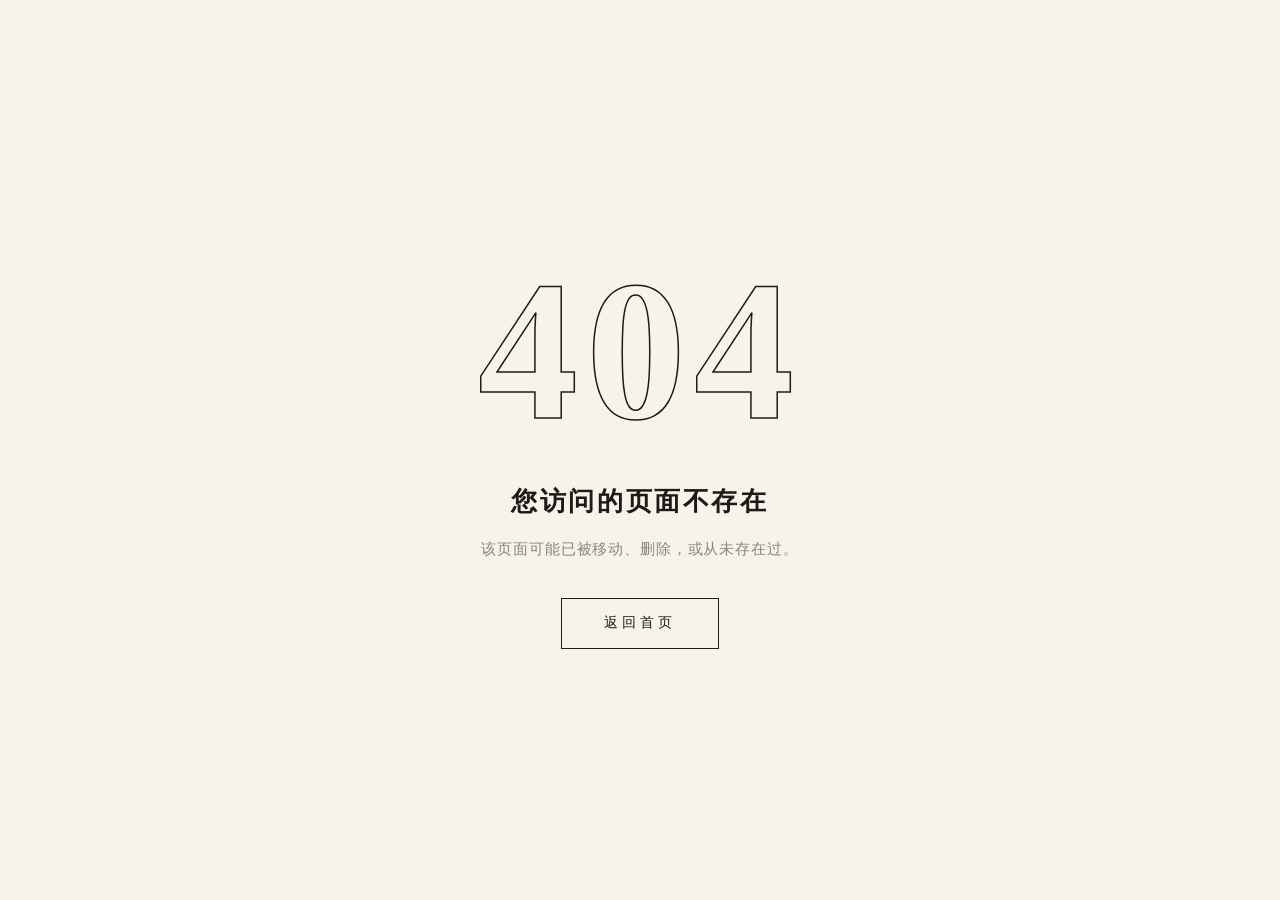
<file: admin.html>
<!DOCTYPE html>
<html lang="zh-CN">
<head>
<meta charset="utf-8">
<meta name="viewport" content="width=device-width, initial-scale=1.0">
<title>404 · 恒序基金会</title>
<link rel="icon" href="assets/favicon.svg" type="image/svg+xml">
<link rel="stylesheet" href="assets/style.css">
<link rel="stylesheet" href="assets/bbs.css">
</head>
<body>

<!-- 未授权伪装 404（与 bbs.html 同款 markup） -->
<div class="page-404" id="page404">
  <div>
    <div class="code">404</div>
    <h2>您访问的页面不存在</h2>
    <p>该页面可能已被移动、删除，或从未存在过。</p>
    <a class="home-link" href="index.html">返回首页</a>
  </div>
</div>

<!-- 管理员后台根节点：默认空。非管理员访问时，账号管理 DOM 一个字节都不渲染 -->
<div id="bbs">
  <div class="crt-overlay"></div>
  <div class="crt-vignette"></div>
  <div class="admin-main" id="adminRoot"></div>
</div>

<div class="oc-disclaimer-bbs">OC 创作虚构内容 · 本站所有组织、人物、数据均为虚构，不代表任何真实机构，不接受任何实际捐赠</div>

<script src="assets/bbs-data.js"></script>
<script src="assets/auth.js"></script>
<script>
(function(){
'use strict';
/* 门禁：加载即同步校验会话。非管理员 → 只显示伪装 404，标题保持 404 骗过旁观者 */
var u = (window.AUTH && AUTH.currentUser) ? AUTH.currentUser() : null;
if(!u || u.admin !== true){   // #bbs 默认 display:none，只显示伪装 404
  document.getElementById('page404').classList.add('on');
  return;
}

document.title = 'MSB-ADMIN';
var bbsEl = document.getElementById('bbs');
bbsEl.classList.add('on');
document.getElementById('page404').classList.remove('on');

var root = document.getElementById('adminRoot');

function esc(s){ return String(s).replace(/</g,'&lt;'); }

/* 铁律：渲染前清空容器 */
function render(){
  root.innerHTML = '';
  var html = '';
  html += '<div class="admin-title">万界稳定局 · 账号管理终端</div>';
  html += '<div class="admin-sub">ACCOUNT REGISTRY — ' + esc(u.name) + ' · ' + esc(u.role) + ' · 权限 ' + esc(u.level) + '</div>';
  html += '<div style="margin-bottom:18px"><button class="t-btn" id="backBbs">[ &lt;&lt; 返回论坛 ]</button></div>';

  /* 账号表 */
  var list = AUTH.listAccounts();
  html += '<div class="admin-table"><div class="admin-row head">' +
    '<span>账号</span><span>姓名</span><span>职务</span><span>权限</span><span>来源</span><span>操作</span></div>';
  list.forEach(function(a){
    html += '<div class="admin-row">' +
      '<span>' + esc(a.id) + '</span>' +
      '<span>' + esc(a.name) + '</span>' +
      '<span>' + esc(a.role) + '</span>' +
      '<span class="lv-cell">[' + esc(a.level) + ']</span>' +
      '<span class="' + (a.source === '新增' ? 'src-added' : 'src-builtin') + '">' + esc(a.source) + '</span>' +
      '<span>' + (a.admin ? '<span style="color:#0FA962">—</span>'
                          : '<button class="mini-btn danger" data-del="' + esc(a.id) + '">[ 删除 ]</button>') + '</span>' +
    '</div>';
  });
  html += '</div>';

  /* 添加账号表单 */
  html += '<div class="admin-form"><div class="af-title">[ + 新增账号 ]</div>' +
    '<input type="text" id="afId" maxlength="16" placeholder="用户名（小写字母开头，可含数字/下划线）" autocomplete="off">' +
    '<input type="text" id="afName" maxlength="12" placeholder="姓名">' +
    '<input type="text" id="afRole" maxlength="24" placeholder="职务">' +
    '<select id="afLevel"><option>L1</option><option>L2</option><option>L3</option><option>L4</option><option>L5</option></select>' +
    '<input type="password" id="afPass" placeholder="初始密码（至少 6 位，PBKDF2 哈希存储）" autocomplete="new-password">' +
    '<div class="admin-msg" id="afMsg"></div>' +
    '<div class="composer-actions"><button class="t-btn primary" id="afAdd">[ 添加账号 ]</button></div>' +
  '</div>';

  root.innerHTML = html;

  document.getElementById('backBbs').addEventListener('click', function(){ location.href = 'bbs.html'; });
  document.getElementById('afAdd').addEventListener('click', onAdd);
  var dels = root.querySelectorAll('[data-del]');
  for(var i=0;i<dels.length;i++){
    dels[i].addEventListener('click', function(){ onDel(this.getAttribute('data-del')); });
  }
}

/* 终端风确认弹窗（与 bbs.js 同款） */
function termConfirm(msg, onOk){
  var old = document.querySelector('.term-confirm-mask');
  if(old) old.parentNode.removeChild(old);
  var mask = document.createElement('div');
  mask.className = 'term-confirm-mask';
  mask.innerHTML = '<div class="term-confirm"><div class="tc-msg">' + msg + '</div>' +
    '<div class="tc-actions"><button class="mini-btn danger" data-tc="ok">[ 确认删除 ]</button>' +
    '<button class="mini-btn" data-tc="no">[ 取消 ]</button></div></div>';
  document.body.appendChild(mask);
  function close(){ if(mask.parentNode) mask.parentNode.removeChild(mask); }
  mask.querySelector('[data-tc="ok"]').addEventListener('click', function(){ close(); onOk(); });
  mask.querySelector('[data-tc="no"]').addEventListener('click', close);
  mask.addEventListener('click', function(e){ if(e.target === mask) close(); });
}

function onAdd(){
  var msg = document.getElementById('afMsg');
  msg.textContent = '';
  AUTH.addAccount(document.getElementById('afId').value, {
    name: document.getElementById('afName').value.trim(),
    role: document.getElementById('afRole').value.trim(),
    level: document.getElementById('afLevel').value,
    pass: document.getElementById('afPass').value
  }).then(function(){
    render();   // 写覆盖层后清容器即时重渲染
    var m2 = document.getElementById('afMsg');
    if(m2) m2.textContent = '账号已添加。';
  }).catch(function(e){
    msg.textContent = '✕ ' + (e && e.message ? e.message : '添加失败');
  });
}

function onDel(id){
  if(id === ADMIN.id){ return; }   // 禁止删 ADMIN 自己（按钮本就不渲染，双保险）
  termConfirm('确认删除账号「' + esc(id) + '」？内置账号将进入移除覆盖层。', function(){
    AUTH.removeAccount(id).then(render).catch(function(e){ alert(e.message || '删除失败'); });
  });
}

render();
})();
</script>
</body>
</html>

<!-- ============================================================
  OC 免责声明：本页面为原创角色（OC）创作项目的虚构网站组成部分。
  恒序基金会、万界稳定局及站内所有数据、人物、组织、事件均为虚构，
  不代表任何真实机构，亦不接受任何实际捐赠。仅供创作交流与非商业演示。
============================================================ -->
</file>
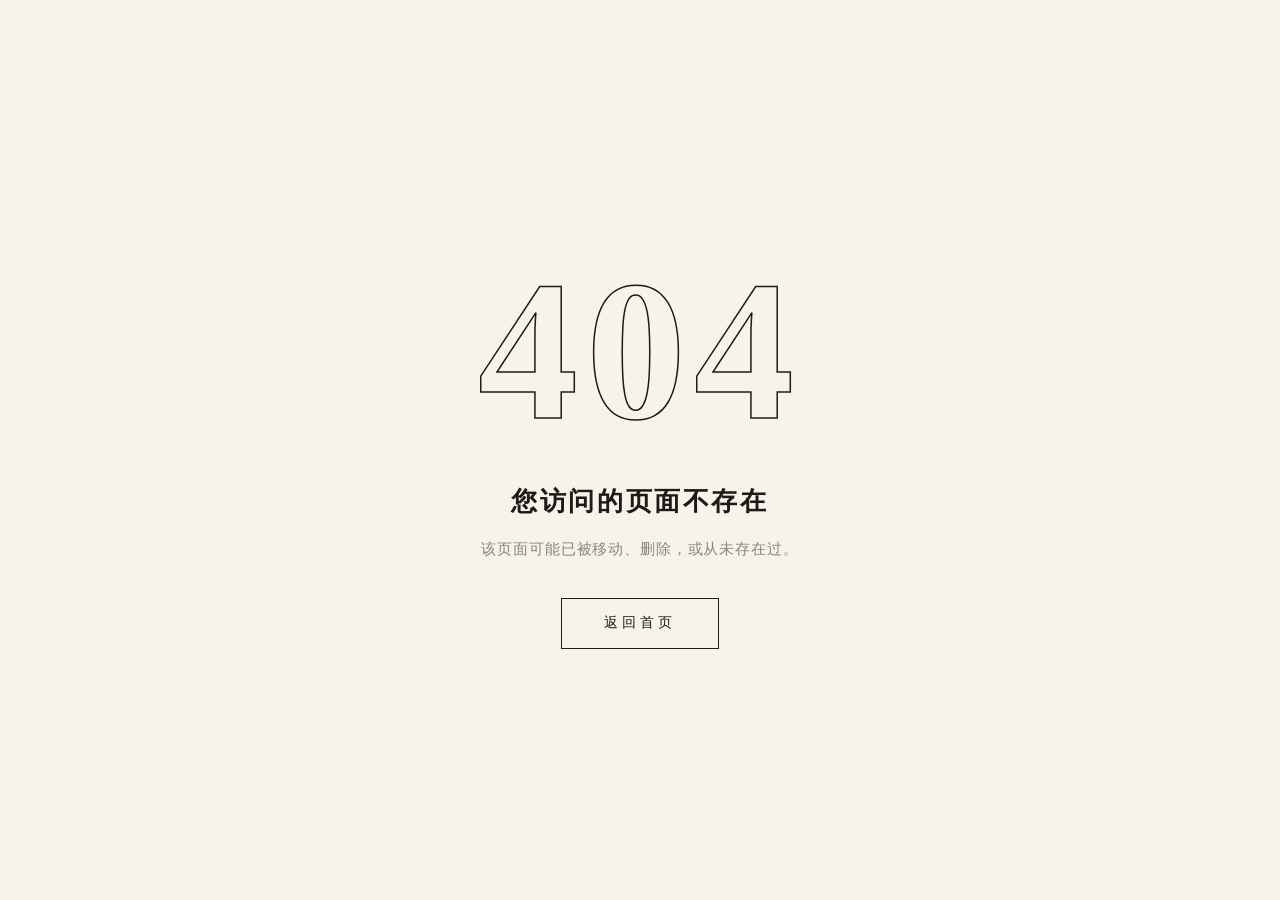
<file: bbs.html>
<!DOCTYPE html>
<html lang="zh-CN">
<head>
<meta charset="utf-8">
<meta name="viewport" content="width=device-width, initial-scale=1.0">
<title>404 · 恒序基金会</title>
<link rel="icon" href="assets/favicon.svg" type="image/svg+xml">
<link rel="stylesheet" href="assets/style.css">
<link rel="stylesheet" href="assets/bbs.css">
</head>
<body>

<!-- 未登录伪装 404（沿用旧 433–440 行 markup） -->
<div class="page-404" id="page404">
  <div>
    <div class="code">404</div>
    <h2>您访问的页面不存在</h2>
    <p>该页面可能已被移动、删除，或从未存在过。</p>
    <a class="home-link" href="index.html">返回首页</a>
  </div>
</div>

<!-- ================= 里页面：万界稳定局内网 BBS ================= -->
<div id="bbs">
  <div class="crt-overlay"></div>
  <div class="crt-vignette"></div>

  <!-- 启动序列 -->
  <div class="boot" id="boot" style="display:none"><pre id="bootText"></pre><span class="cursor" id="bootCursor">█</span></div>

  <!-- 论坛主体 -->
  <div class="bbs-main" id="bbsMain" style="display:none">
    <header class="bbs-head">
      <div class="bbs-title">
        <div class="bbs-logo">万界稳定局 · 内部通讯网络</div>
        <div class="bbs-sub">MULTIVERSE STABILITY BUREAU — INTRANET BULLETIN SYSTEM v3.7.1</div>
      </div>
      <div class="bbs-status">
        <div id="whoLine">—</div>
        <div class="dR-ticker" id="dRTicker">全域 ΔR 均值 0.31 ▲ 缓升中</div>
        <button class="logout-btn" id="logoutBtn">[ 断开连接 ]</button>
      </div>
    </header>
    <div class="bbs-rule">※ 本网络全程处于认知防火墙监控之下。观测即污染，请按权限阅读。 ※</div>

    <div class="bbs-body">
      <!-- 版块列表 -->
      <aside class="boards" id="boardList"></aside>

      <!-- 内容区 -->
      <section class="bbs-content">
        <div class="content-bar">
          <span id="crumb">载入中…</span>
          <button class="t-btn" id="newThreadBtn" style="display:none">[ + 发布新帖 ]</button>
        </div>
        <div id="threadList"></div>
        <div class="pager" id="pager"></div>
        <div id="threadView" style="display:none"></div>

        <!-- 发帖/回帖表单 -->
        <div class="composer" id="composer" style="display:none">
          <div class="composer-head" id="composerTitle">发布新帖</div>
          <input type="text" id="postTitle" maxlength="60" placeholder="标题（必填）">
          <textarea id="postBody" rows="6" placeholder="正文……请注意：本板禁止写入未分级的高危知识。"></textarea>
          <div class="composer-actions">
            <button class="t-btn primary" id="postSubmit">[ 提交 ]</button>
            <button class="t-btn" id="postCancel">[ 取消 ]</button>
          </div>
        </div>
      </section>
    </div>

    <footer class="bbs-foot">
      <span>万界稳定局 中央总署 · 档案与认知安全总署 联合维护</span>
      <span>连接节点：第七观测站 中继 03 · 延迟 0.00ms（本地）</span>
    </footer>
    <div class="oc-disclaimer-bbs">OC 创作虚构内容 · 本站所有组织、人物、数据均为虚构，不代表任何真实机构，不接受任何实际捐赠</div>
  </div>
</div>

<script src="assets/bbs-data.js"></script>
<script src="assets/bbs.js"></script>
</body>
</html>

<!-- ============================================================
  OC 免责声明：本页面为原创角色（OC）创作项目的虚构网站组成部分。
  恒序基金会、万界稳定局及站内所有数据、人物、组织、事件均为虚构，
  不代表任何真实机构，亦不接受任何实际捐赠。仅供创作交流与非商业演示。
============================================================ -->
</file>
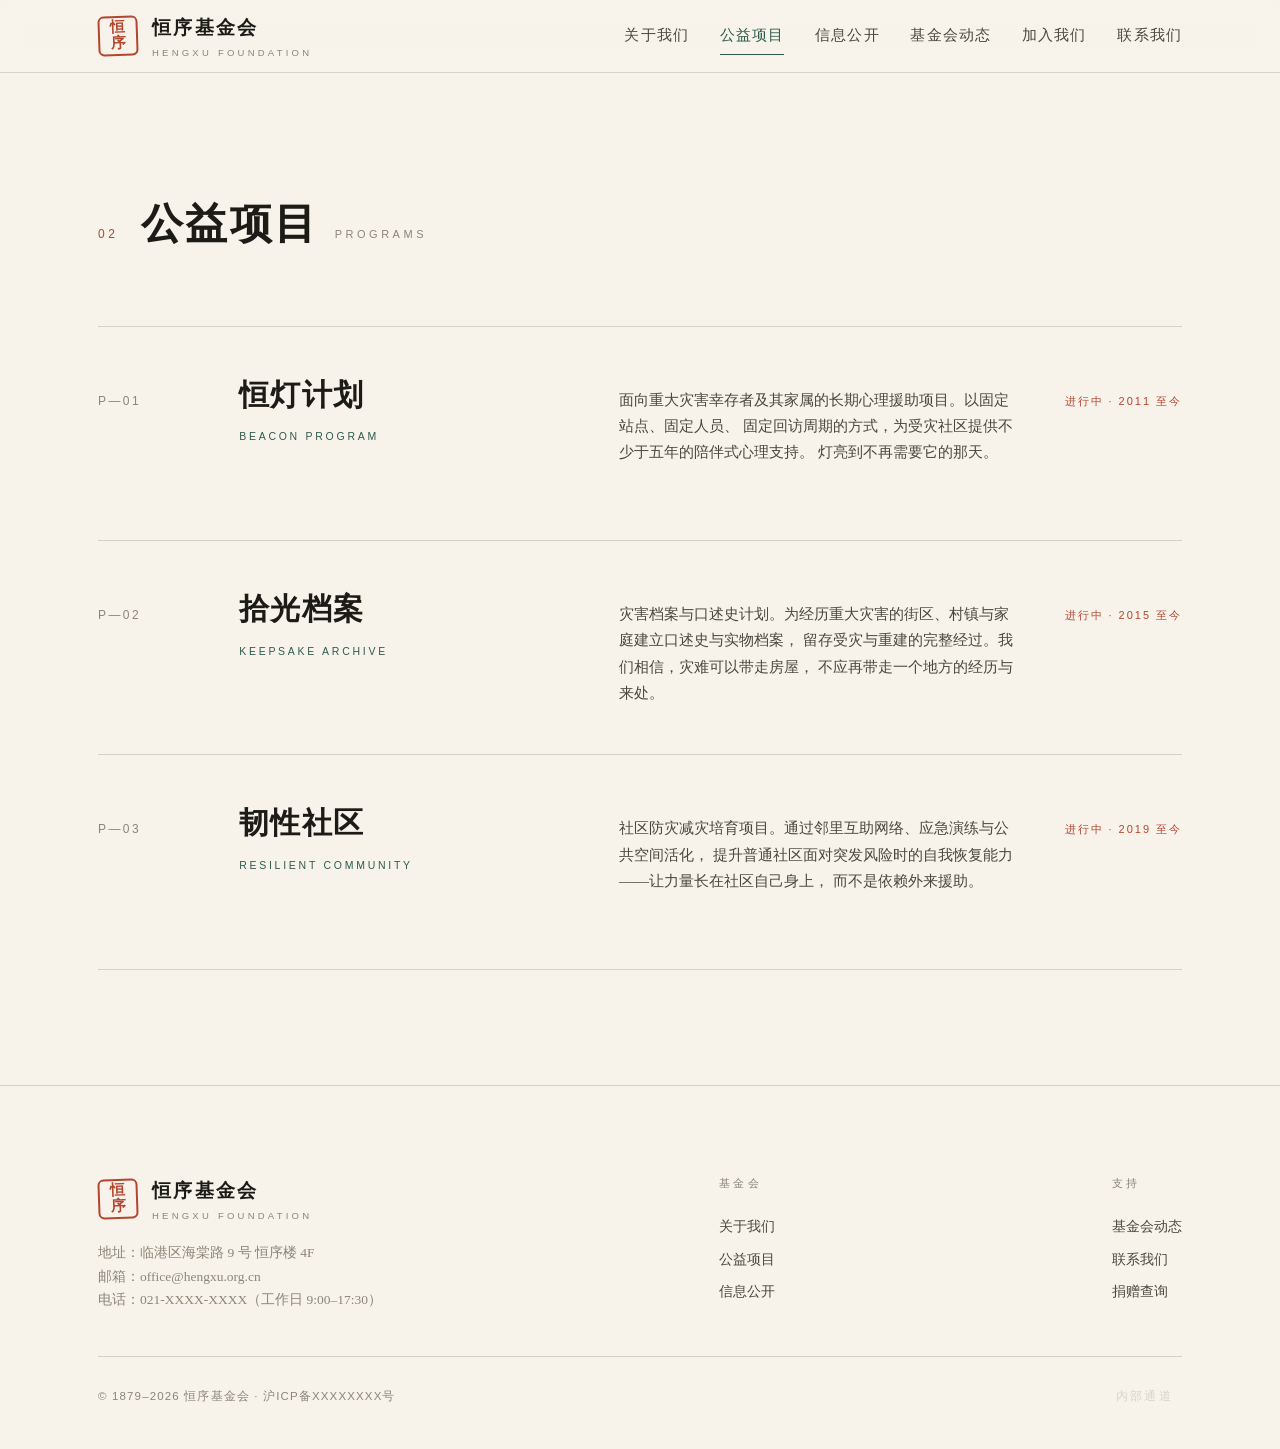
<file: programs.html>
<!DOCTYPE html>
<html lang="zh-CN">
<head>
<meta charset="utf-8">
<meta name="viewport" content="width=device-width, initial-scale=1.0">
<title>公益项目 · 恒序基金会</title>
<link rel="stylesheet" href="assets/style.css">
</head>
<body>
<header class="site-head">
  <div class="wrap head-in">
    <a class="brand" href="index.html">
      <span class="seal">恒<br>序</span>
      <span class="brand-name">恒序基金会<span class="brand-en">HENGXU FOUNDATION</span></span>
    </a>
    <nav class="nav">
      <a href="about.html">关于我们</a>
      <a href="programs.html">公益项目</a>
      <a href="disclosure.html">信息公开</a>
      <a href="news.html">基金会动态</a>
      <a href="join.html">加入我们</a>
      <a href="#contact">联系我们</a>
    </nav>
  </div>
</header>
<main>
<section class="block" id="programs">
  <div class="wrap">
    <div class="sec-head">
      <span class="sec-no">02</span>
      <h2 class="sec-title">公益项目<small>PROGRAMS</small></h2>
    </div>
    <div class="prog">
      <div class="prog-row">
        <span class="prog-idx">P—01</span>
        <div class="prog-name">恒灯计划<small>BEACON PROGRAM</small></div>
        <p class="prog-desc">
          面向重大灾害幸存者及其家属的长期心理援助项目。以固定站点、固定人员、
          固定回访周期的方式，为受灾社区提供不少于五年的陪伴式心理支持。
          灯亮到不再需要它的那天。
        </p>
        <span class="prog-tag">进行中 · 2011 至今</span>
      </div>
      <div class="prog-row">
        <span class="prog-idx">P—02</span>
        <div class="prog-name">拾光档案<small>KEEPSAKE ARCHIVE</small></div>
        <p class="prog-desc">
          灾害档案与口述史计划。为经历重大灾害的街区、村镇与家庭建立口述史与实物档案，
          留存受灾与重建的完整经过。我们相信，灾难可以带走房屋，
          不应再带走一个地方的经历与来处。
        </p>
        <span class="prog-tag">进行中 · 2015 至今</span>
      </div>
      <div class="prog-row">
        <span class="prog-idx">P—03</span>
        <div class="prog-name">韧性社区<small>RESILIENT COMMUNITY</small></div>
        <p class="prog-desc">
          社区防灾减灾培育项目。通过邻里互助网络、应急演练与公共空间活化，
          提升普通社区面对突发风险时的自我恢复能力——让力量长在社区自己身上，
          而不是依赖外来援助。
        </p>
        <span class="prog-tag">进行中 · 2019 至今</span>
      </div>
    </div>
  </div>
</section>
</main>

<footer class="site-foot" id="contact">
  <div class="wrap">
    <div class="foot-grid">
      <div class="foot-brand">
        <a class="brand" href="index.html">
          <span class="seal">恒<br>序</span>
          <span class="brand-name">恒序基金会<span class="brand-en">HENGXU FOUNDATION</span></span>
        </a>
        <p>地址：临港区海棠路 9 号 恒序楼 4F<br>邮箱：office@hengxu.org.cn<br>电话：021-XXXX-XXXX（工作日 9:00–17:30）</p>
      </div>
      <div class="foot-col">
        <h5>基金会</h5>
        <a href="about.html">关于我们</a>
        <a href="programs.html">公益项目</a>
        <a href="disclosure.html">信息公开</a>
      </div>
      <div class="foot-col">
        <h5>支持</h5>
        <a href="news.html">基金会动态</a>
        <a href="#contact">联系我们</a>
        <a href="disclosure.html">捐赠查询</a>
      </div>
    </div>
    <div class="foot-base">
      <span>© 1879–2026 恒序基金会 · 沪ICP备XXXXXXXX号</span>
      <span class="backdoor" id="backdoor" title="">内部通道</span>
    </div>
  </div>
</footer>
<script src="assets/bbs-data.js"></script>
<script src="assets/main.js"></script>
</body>
</html>
</file>
<file: assets/style.css>
/* ============ 表页面公共样式：恒序基金会 ============ */
:root{
  --paper:#F7F3EA;
  --paper-dim:#EFE9DC;
  --ink:#1C1B17;
  --ink-soft:#4A473E;
  --muted:#8A8577;
  --pine:#2E5B4C;
  --pine-deep:#1F4036;
  --cinnabar:#B4452F;
  --hairline:rgba(28,27,23,.16);
  --head-bg:rgba(247,243,234,.92);
  --serif:"Noto Serif SC","Songti SC","STSong","SimSun",serif;
  --sans:-apple-system,"PingFang SC","Microsoft YaHei","Helvetica Neue",sans-serif;
}
*{margin:0;padding:0;box-sizing:border-box}
html{scroll-behavior:smooth}
body{background:var(--paper);color:var(--ink);font-family:var(--serif);-webkit-font-smoothing:antialiased;line-height:1.75}
::selection{background:var(--pine);color:var(--paper)}
a{color:inherit;text-decoration:none}
.wrap{max-width:1180px;margin:0 auto;padding:0 clamp(20px,4vw,48px)}

/* 顶部 */
.site-head{border-bottom:1px solid var(--hairline);position:sticky;top:0;background:var(--head-bg);backdrop-filter:blur(8px);z-index:50}
.head-in{display:flex;align-items:center;justify-content:space-between;height:72px}
.brand{display:flex;align-items:center;gap:14px}
.seal{width:40px;height:40px;flex:none;border:2px solid var(--cinnabar);border-radius:6px;display:grid;place-items:center;color:var(--cinnabar);font-weight:700;font-size:15px;line-height:1.05;transform:rotate(-2deg)}
.brand-name{font-size:19px;font-weight:700;letter-spacing:.12em}
.brand-en{display:block;font-family:var(--sans);font-size:9.5px;letter-spacing:.34em;color:var(--muted);font-weight:400;margin-top:1px}
.nav{display:flex;gap:clamp(14px,2.4vw,32px);font-size:14.5px;letter-spacing:.08em}
.nav a{position:relative;padding:4px 0;color:var(--ink-soft);transition:color .25s}
.nav a:hover,.nav a.on{color:var(--pine)}
.nav a::after{content:"";position:absolute;left:0;bottom:-2px;width:0;height:1px;background:var(--pine);transition:width .3s}
.nav a:hover::after,.nav a.on::after{width:100%}
@media(max-width:820px){
  .nav{position:fixed;top:72px;left:0;right:0;background:var(--paper);border-bottom:1px solid var(--hairline);display:flex;flex-direction:column;padding:8px clamp(20px,4vw,48px) 18px;transform:translateY(-10px);opacity:0;pointer-events:none;transition:transform .22s,opacity .22s;z-index:49}
  .nav.open{transform:none;opacity:1;pointer-events:auto}
  .nav a{padding:12px 0;border-bottom:1px dashed var(--hairline);font-size:15px}
  .nav a:last-child{border-bottom:none}
}
.menu-btn{display:none;background:none;border:1px solid var(--hairline);border-radius:6px;width:38px;height:38px;cursor:pointer;flex:none;padding:0;place-items:center}
.menu-btn span{display:block;width:16px;height:1.6px;background:var(--ink);margin:2px 0;transition:all .25s}
.menu-btn.x span:nth-child(1){transform:translateY(5.6px) rotate(45deg)}
.menu-btn.x span:nth-child(2){opacity:0}
.menu-btn.x span:nth-child(3){transform:translateY(-5.6px) rotate(-45deg)}
@media(max-width:820px){.menu-btn{display:grid}}

/* Hero */
.hero{padding:clamp(72px,11vw,150px) 0 clamp(56px,8vw,110px);border-bottom:1px solid var(--hairline)}
.eyebrow{font-family:var(--sans);font-size:11.5px;letter-spacing:.42em;color:var(--pine);display:flex;align-items:center;gap:14px;margin-bottom:34px;font-weight:500}
.eyebrow::before{content:"";width:42px;height:1px;background:var(--pine)}
.hero h1{font-size:clamp(38px,7.2vw,88px);font-weight:700;line-height:1.28;letter-spacing:.02em;max-width:16em}
.hero h1 em{font-style:normal;color:var(--pine)}
.hero-sub{margin-top:38px;max-width:34em;color:var(--ink-soft);font-size:clamp(15px,1.5vw,17.5px)}
.hero-meta{margin-top:56px;display:flex;gap:clamp(28px,6vw,88px);flex-wrap:wrap;border-top:1px solid var(--hairline);padding-top:30px}
.stat b{display:block;font-size:clamp(26px,3.2vw,40px);font-weight:700;letter-spacing:.02em}
.stat b small{font-size:.5em;font-weight:400}
.stat span{font-family:var(--sans);font-size:12px;letter-spacing:.22em;color:var(--muted)}

/* 章节 */
section.block{padding:clamp(64px,9vw,120px) 0;border-bottom:1px solid var(--hairline)}
.sec-head{display:flex;align-items:baseline;gap:22px;margin-bottom:clamp(36px,5vw,64px)}
.sec-no{font-family:var(--sans);font-size:12px;letter-spacing:.3em;color:var(--cinnabar)}
.sec-title{font-size:clamp(26px,3.6vw,42px);font-weight:700;letter-spacing:.06em}
.sec-title small{font-family:var(--sans);font-size:11px;letter-spacing:.32em;color:var(--muted);margin-left:16px;font-weight:400}

/* 关于 */
.about-grid{display:grid;grid-template-columns:1.1fr .9fr;gap:clamp(32px,6vw,90px)}
@media(max-width:820px){.about-grid{grid-template-columns:1fr}}
.about-lede{font-size:clamp(18px,2.1vw,23px);line-height:2;font-weight:500}
.about-body{margin-top:26px;color:var(--ink-soft);font-size:15.5px}
.about-body p+p{margin-top:1.1em}
.motto{border-left:3px solid var(--pine);padding:6px 0 6px 26px;font-size:clamp(20px,2.4vw,27px);font-weight:700;line-height:1.9;letter-spacing:.04em;align-self:start;position:sticky;top:110px}
.motto small{display:block;font-family:var(--sans);font-weight:400;font-size:11px;letter-spacing:.3em;color:var(--muted);margin-top:14px}

/* 项目 */
.prog{border-top:1px solid var(--hairline)}
.prog-row{display:grid;grid-template-columns:90px 1fr 1.2fr auto;gap:clamp(18px,4vw,56px);align-items:baseline;padding:clamp(26px,3.6vw,42px) 0;border-bottom:1px solid var(--hairline);transition:background .3s}
.prog-row:hover{background:var(--paper-dim)}
.prog-idx{font-family:var(--sans);font-size:12px;letter-spacing:.2em;color:var(--muted)}
.prog-name{font-size:clamp(20px,2.6vw,30px);font-weight:700;letter-spacing:.04em}
.prog-name small{display:block;font-family:var(--sans);font-size:10.5px;letter-spacing:.26em;color:var(--pine);font-weight:500;margin-top:6px}
.prog-desc{color:var(--ink-soft);font-size:15px;max-width:38em}
.prog-tag{font-family:var(--sans);font-size:11px;letter-spacing:.18em;color:var(--cinnabar);white-space:nowrap}
@media(max-width:820px){.prog-row{grid-template-columns:1fr;gap:10px}}

/* 信息披露 */
.disc-grid{display:grid;grid-template-columns:repeat(3,1fr);gap:1px;background:var(--hairline);border:1px solid var(--hairline)}
@media(max-width:820px){.disc-grid{grid-template-columns:1fr}}
.disc{background:var(--paper);padding:clamp(28px,3.4vw,44px)}
.disc h4{font-size:18px;letter-spacing:.06em;margin-bottom:14px}
.disc h4::before{content:"—";color:var(--cinnabar);margin-right:10px}
.disc p{font-size:14px;color:var(--ink-soft)}
.disc .yr{font-family:var(--sans);font-size:11px;letter-spacing:.26em;color:var(--muted);display:block;margin-bottom:16px}

/* 动态 */
.news-item{display:grid;grid-template-columns:150px 1fr;gap:clamp(16px,3vw,48px);padding:22px 0;border-bottom:1px solid var(--hairline);align-items:baseline}
.news-item time{font-family:var(--sans);font-size:12.5px;letter-spacing:.14em;color:var(--muted)}
.news-item h4{font-size:16.5px;font-weight:500;transition:color .25s}
.news-item:hover h4{color:var(--pine)}
.news-item h4::after{content:"→";margin-left:12px;color:var(--cinnabar);font-size:14px;opacity:0;transition:opacity .25s}
.news-item:hover h4::after{opacity:1}
.news-item p{grid-column:2;font-size:13.5px;color:var(--muted);margin-top:6px}

/* 内页头 */
.page-head{padding:clamp(56px,8vw,100px) 0 clamp(36px,5vw,60px);border-bottom:1px solid var(--hairline)}
.page-head h1{font-size:clamp(32px,5vw,58px);font-weight:700;letter-spacing:.04em;margin-top:26px}
.page-head .lead{margin-top:22px;max-width:36em;color:var(--ink-soft);font-size:clamp(15px,1.5vw,17px)}

/* 表格 */
.tbl{width:100%;border-collapse:collapse;font-size:14.5px}
.tbl th{font-family:var(--sans);font-size:11.5px;letter-spacing:.22em;color:var(--muted);font-weight:500;text-align:left;padding:12px 14px;border-bottom:1px solid var(--ink)}
.tbl td{padding:14px;border-bottom:1px solid var(--hairline);color:var(--ink-soft)}
.tbl td:first-child{color:var(--ink)}
.tbl tr:hover td{background:var(--paper-dim)}
.tbl .dl{color:var(--pine);cursor:pointer;white-space:nowrap}
.tbl .dl:hover{text-decoration:underline}

/* 时间线 */
.tl{border-left:2px solid var(--pine);margin-left:8px;padding-left:34px}
.tl-item{position:relative;padding-bottom:34px}
.tl-item::before{content:"";position:absolute;left:-42px;top:8px;width:12px;height:12px;background:var(--paper);border:2px solid var(--cinnabar);border-radius:50%}
.tl-item .yr{font-family:var(--sans);font-size:12px;letter-spacing:.26em;color:var(--cinnabar)}
.tl-item h4{font-size:18px;margin:6px 0}
.tl-item p{font-size:14px;color:var(--ink-soft);max-width:44em}

/* 加入我们 */
.join-grid{display:grid;grid-template-columns:repeat(3,1fr);gap:1px;background:var(--hairline);border:1px solid var(--hairline)}
@media(max-width:900px){.join-grid{grid-template-columns:1fr}}
.join-card{background:var(--paper);padding:clamp(28px,3.4vw,44px);display:flex;flex-direction:column}
.join-card h4{font-size:21px;letter-spacing:.05em;margin-bottom:4px}
.join-card .jc-en{font-family:var(--sans);font-size:10.5px;letter-spacing:.3em;color:var(--pine);margin-bottom:18px}
.join-card ul{list-style:none;font-size:14px;color:var(--ink-soft);flex:1}
.join-card li{padding:7px 0 7px 18px;position:relative;border-bottom:1px dashed var(--hairline)}
.join-card li::before{content:"·";position:absolute;left:2px;color:var(--cinnabar);font-weight:700}
.req-list{list-style:none;font-size:15px}
.req-list li{padding:12px 0 12px 26px;position:relative;border-bottom:1px dashed var(--hairline);color:var(--ink-soft)}
.req-list li::before{content:"—";position:absolute;left:0;color:var(--pine)}
.form{background:var(--paper-dim);border:1px solid var(--hairline);padding:clamp(28px,4vw,52px)}
.f-row{display:grid;grid-template-columns:1fr 1fr;gap:22px}
@media(max-width:700px){.f-row{grid-template-columns:1fr}}
.f-field{margin-bottom:22px}
.f-field label{display:block;font-family:var(--sans);font-size:11px;letter-spacing:.26em;color:var(--ink-soft);margin-bottom:8px}
.f-field input,.f-field select,.f-field textarea{width:100%;background:var(--paper);border:1px solid var(--hairline);font-family:var(--serif);font-size:15px;padding:11px 14px;color:var(--ink);outline:none}
.f-field input:focus,.f-field select:focus,.f-field textarea:focus{border-color:var(--pine)}
.f-btn{background:var(--ink);color:var(--paper);border:none;font-family:var(--serif);font-size:15px;letter-spacing:.4em;padding:14px 56px;cursor:pointer;transition:background .25s}
.f-btn:hover{background:var(--pine-deep)}
.f-done{display:none;padding:clamp(30px,4vw,50px);text-align:center}
.f-done h3{font-size:24px;letter-spacing:.1em;margin-bottom:16px;color:var(--pine)}
.f-done p{color:var(--ink-soft);font-size:15px}
.f-done .quiet{margin-top:18px;font-size:13px;color:var(--muted)}

/* CTA 横幅 */
.cta-band{padding:clamp(64px,9vw,110px) 0;text-align:center;border-bottom:1px solid var(--hairline);background:var(--paper-dim)}
.cta-band h2{font-size:clamp(24px,3.6vw,40px);font-weight:700;letter-spacing:.06em}
.cta-band p{margin:18px auto 34px;color:var(--ink-soft);max-width:30em;font-size:15px}
.cta-link{display:inline-block;border:1px solid var(--ink);padding:14px 58px;font-size:14.5px;letter-spacing:.34em;transition:all .25s}
.cta-link:hover{background:var(--pine-deep);border-color:var(--pine-deep);color:var(--paper)}

/* 页脚 */
.site-foot{padding:clamp(48px,7vw,88px) 0 40px}
.foot-grid{display:flex;justify-content:space-between;gap:40px;flex-wrap:wrap;padding-bottom:44px;border-bottom:1px solid var(--hairline)}
.foot-brand{max-width:300px}
.foot-brand p{font-size:13.5px;color:var(--muted);margin-top:16px}
.foot-col h5{font-family:var(--sans);font-size:11px;letter-spacing:.3em;color:var(--muted);margin-bottom:18px;font-weight:500}
.foot-col a{display:block;font-size:14px;color:var(--ink-soft);padding:4px 0;transition:color .25s}
.foot-col a:hover{color:var(--pine)}
.foot-base{display:flex;justify-content:space-between;align-items:center;flex-wrap:wrap;gap:12px;padding-top:26px;font-family:var(--sans);font-size:11.5px;letter-spacing:.1em;color:var(--muted)}
.backdoor{opacity:.28;transition:opacity .3s;letter-spacing:.2em;cursor:pointer;border:1px solid transparent;padding:2px 8px}
.backdoor:hover{opacity:.85;color:var(--pine)}

/* 登录弹窗 */
.modal-mask{position:fixed;inset:0;background:rgba(28,27,23,.55);backdrop-filter:blur(4px);display:none;place-items:center;z-index:900}
.modal-mask.on{display:grid}
.modal{width:min(420px,92vw);background:var(--paper);border:1px solid var(--ink);padding:40px 38px 34px;position:relative;box-shadow:8px 8px 0 rgba(28,27,23,.9);animation:mIn .28s ease-out}
@keyframes mIn{from{transform:translateY(14px);opacity:0}to{transform:none;opacity:1}}
.modal.shake{animation:shk .4s}
@keyframes shk{0%,100%{transform:translateX(0)}20%,60%{transform:translateX(-9px)}40%,80%{transform:translateX(9px)}}
.modal h3{font-size:20px;letter-spacing:.14em;display:flex;align-items:center;gap:12px}
.modal h3 .dot{width:8px;height:8px;background:var(--cinnabar);border-radius:50%}
.modal .m-sub{font-family:var(--sans);font-size:11px;letter-spacing:.28em;color:var(--muted);margin:8px 0 26px}
.m-field{margin-bottom:18px}
.m-field label{display:block;font-family:var(--sans);font-size:11px;letter-spacing:.26em;color:var(--ink-soft);margin-bottom:8px}
.m-field input{width:100%;background:transparent;border:none;border-bottom:1px solid var(--ink);font-family:var(--sans);font-size:15px;padding:8px 2px;color:var(--ink);outline:none;letter-spacing:.06em}
.m-field input:focus{border-bottom:2px solid var(--pine)}
.m-err{display:none;font-family:var(--sans);font-size:12px;color:var(--cinnabar);letter-spacing:.08em;margin:4px 0 10px}
.m-err.on{display:block}
.m-btn{width:100%;margin-top:10px;background:var(--ink);color:var(--paper);border:none;font-family:var(--serif);font-size:15px;letter-spacing:.4em;padding:13px 0;cursor:pointer;transition:background .25s}
.m-btn:hover{background:var(--pine-deep)}
.m-close{position:absolute;top:14px;right:16px;font-family:var(--sans);font-size:18px;color:var(--muted);cursor:pointer;background:none;border:none}
.m-close:hover{color:var(--ink)}

/* 404 覆盖层 */
.page-404{position:fixed;inset:0;z-index:800;background:var(--paper);display:none;place-items:center;text-align:center;padding:80px 20px}
.page-404.on{display:grid}
.page-404 .code{font-size:clamp(90px,18vw,200px);font-weight:700;line-height:1;color:transparent;-webkit-text-stroke:1.5px var(--ink);letter-spacing:.04em}
.page-404 h2{font-size:clamp(18px,2.4vw,26px);margin:28px 0 12px;letter-spacing:.1em}
.page-404 p{color:var(--muted);font-size:14.5px;font-family:var(--sans);letter-spacing:.06em}
.page-404 .home-link{display:inline-block;margin-top:36px;border:1px solid var(--ink);padding:12px 42px;font-size:14px;letter-spacing:.3em;transition:all .25s}
.page-404 .home-link:hover{background:var(--ink);color:var(--paper)}

/* ===== 补缺：与旧内联样式对齐 ===== */
.seal{font-family:var(--serif);letter-spacing:0}
.prog-row{cursor:default}

/* 首页四版块速览 teaser */
.disc-grid-4{grid-template-columns:repeat(4,1fr)}
@media(max-width:960px){.disc-grid-4{grid-template-columns:repeat(2,1fr)}}
@media(max-width:820px){.disc-grid-4{grid-template-columns:1fr}}

/* 加入我们页 */
.join-grid{margin-top:clamp(40px,5vw,64px)}
.join-note{margin-top:clamp(40px,5vw,64px);font-size:15px;color:var(--ink-soft);max-width:44em}
.join-note b{color:var(--ink)}

/* ===== 详情页与信息公开扩展（2026-09 增补） ===== */
a.prog-row,a.news-item{text-decoration:none;color:inherit}
.prog-row .prog-name::after{content:"→";margin-left:12px;color:var(--cinnabar);font-size:.6em;opacity:0;transition:opacity .25s}
.prog-row:hover .prog-name::after{opacity:1}
.back-link{display:inline-block;font-family:var(--sans);font-size:11.5px;letter-spacing:.22em;color:var(--pine);margin-top:clamp(28px,4vw,44px);text-decoration:none}
.back-link:hover{text-decoration:underline}
.sub-sec{margin-top:clamp(44px,6vw,72px)}
.sub-sec h3{font-family:var(--sans);font-size:11.5px;letter-spacing:.26em;color:var(--muted);font-weight:500;margin-bottom:18px}
.page-head h1 small{display:block;font-family:var(--sans);font-size:12px;letter-spacing:.3em;color:var(--pine);font-weight:500;margin-top:14px}
.don-hint{font-size:12.5px;color:var(--muted);margin-top:16px}
.don-err{color:var(--cinnabar);font-size:13.5px;margin-top:16px}
.don-result{margin-top:22px}

/* ===== 工作团队（Wave 2） ===== */
.team-grid{display:grid;grid-template-columns:repeat(2,1fr);gap:1px;background:var(--hairline);border:1px solid var(--hairline)}
@media(max-width:900px){.team-grid{grid-template-columns:1fr}}
.team-card{background:var(--paper);padding:clamp(28px,3.4vw,44px)}
.team-card h4{font-size:22px;letter-spacing:.08em}
.tc-role{font-family:var(--sans);font-size:10.5px;letter-spacing:.26em;color:var(--pine);margin:6px 0 18px}
.team-card p{font-size:14.5px;color:var(--ink-soft);line-height:1.9}
.team-card p + p{margin-top:12px}
.tc-quote{color:var(--ink);font-size:14px;border-left:2px solid var(--cinnabar);padding-left:14px}
.tc-join{background:var(--paper-dim)}

/* ===== 暗色主题（Wave 3） ===== */
[data-theme="dark"]{
  --paper:#171613;
  --paper-dim:#211F19;
  --ink:#EDE7D9;
  --ink-soft:#C9C2B3;
  --muted:#8A8577;
  --pine:#7BAE9B;
  --pine-deep:#93C3B0;
  --cinnabar:#D4694F;
  --hairline:rgba(237,231,217,.18);
  --head-bg:rgba(23,22,19,.92);
}
html{transition:background-color .3s}
body{transition:background-color .3s,color .3s}

/* 主题切换按钮 */
.theme-btn{background:none;border:1px solid var(--hairline);color:var(--ink);font-size:14px;line-height:1;width:34px;height:34px;border-radius:50%;cursor:pointer;transition:all .25s;flex:none}
.theme-btn:hover{border-color:var(--pine);color:var(--pine)}

/* 语言选择 */
.lang-btn{background:none;border:1px solid var(--hairline);color:var(--ink-soft);font-family:var(--sans);font-size:12px;letter-spacing:.08em;padding:7px 14px;border-radius:17px;cursor:pointer;transition:all .25s;flex:none;white-space:nowrap}
.lang-btn:hover{border-color:var(--pine);color:var(--pine)}
.lang-mask{position:fixed;inset:0;background:rgba(20,19,16,.5);display:none;align-items:flex-start;justify-content:center;z-index:960;padding:10vh 20px 20px}
.lang-mask.on{display:flex}
.lang-panel{background:var(--paper);border:1px solid var(--hairline);width:min(520px,100%);max-height:72vh;display:flex;flex-direction:column}
.lang-search{margin:18px 18px 12px;background:var(--paper-dim);border:1px solid var(--hairline);padding:10px 14px;font-family:var(--sans);font-size:14px;color:var(--ink);outline:none}
.lang-search:focus{border-color:var(--pine)}
.lang-list{overflow-y:auto;padding:0 18px 18px}
.lang-item{display:flex;justify-content:space-between;padding:9px 6px;font-size:14.5px;cursor:pointer;border-bottom:1px dashed var(--hairline);color:var(--ink-soft)}
.lang-item:hover{color:var(--pine)}
.lang-item .lc{font-family:var(--sans);font-size:11px;color:var(--muted)}
.lang-item.cur{color:var(--cinnabar)}
.lang-note{padding:0 18px 16px;font-size:12px;color:var(--muted)}

/* OC 免责声明 */
.oc-disclaimer{margin-top:38px;font-family:var(--sans);font-size:10px;line-height:1.8;color:var(--muted);opacity:.55;letter-spacing:.02em}

/* ===== 移动端适配增补（Wave 3.1） ===== */
@media(max-width:820px){
  .motto{position:static;margin-top:34px}
  .sub-sec{overflow-x:auto}
  .sub-sec .tbl{min-width:520px}
  .head-in{gap:10px}
  .brand-name{font-size:16px;letter-spacing:.08em}
  .brand-en{display:none}
  .hero h1{word-break:keep-all}
  .stat b{font-size:clamp(22px,7vw,30px)}
  .modal{padding:30px 24px 26px}
  .f-btn{padding:14px 34px;letter-spacing:.28em}
  .join-note,.oc-disclaimer{font-size:10px}
  .sec-head{margin-bottom:26px}
  .foot-base{flex-direction:column;gap:8px;align-items:flex-start}
  .theme-btn,.lang-btn{width:32px;height:32px;font-size:11px;padding:0}
  .lang-btn{width:auto;padding:0 10px}
}
</file>
<file: assets/bbs.css>
/* ============ 里页面：CRT 终端 ============ */
#bbs{position:fixed;inset:0;z-index:500;overflow-y:auto;display:none;background:#050805;color:#00F48E;font-family:"JetBrains Mono","Cascadia Mono","Sarasa Mono SC","Noto Sans Mono CJK SC",monospace;font-size:14px;line-height:1.7;text-shadow:0 0 6px rgba(0,244,142,.45)}
#bbs.on{display:block}
#bbs ::selection{background:#00F48E;color:#000}
.crt-overlay{position:fixed;inset:0;pointer-events:none;z-index:600;background:repeating-linear-gradient(0deg,rgba(0,0,0,.22) 0 1px,transparent 1px 3px);mix-blend-mode:multiply}
.crt-vignette{position:fixed;inset:0;pointer-events:none;z-index:601;background:radial-gradient(ellipse at center,transparent 55%,rgba(0,0,0,.5) 100%);animation:crtFlicker 4.2s infinite}
@keyframes crtFlicker{0%,94%,100%{opacity:1}95%{opacity:.86}96%{opacity:.97}97.5%{opacity:.9}}
.cursor{display:inline-block;animation:blink .5s steps(1) infinite}
@keyframes blink{50%{opacity:0}}
.boot{padding:8vh 6vw;white-space:pre-wrap;font-size:14.5px;min-height:60vh}
.boot .ok{color:#00F48E}
.boot .warn{color:#FFB000;text-shadow:0 0 6px rgba(255,176,0,.5)}
.boot .err{color:#FF3B30;text-shadow:0 0 6px rgba(255,59,48,.5)}
.bbs-main{max-width:1180px;margin:0 auto;padding:26px clamp(14px,3vw,40px) 40px;position:relative;z-index:2}
.bbs-head{display:flex;justify-content:space-between;align-items:flex-end;gap:20px;flex-wrap:wrap;border-bottom:2px solid #00F48E;padding-bottom:14px}
.bbs-logo{font-size:clamp(20px,3vw,30px);font-weight:700;letter-spacing:.18em}
.bbs-sub{font-size:10.5px;letter-spacing:.24em;color:#0FA962;margin-top:4px}
.bbs-status{text-align:right;font-size:12px}
.dR-ticker{color:#FFB000;text-shadow:0 0 6px rgba(255,176,0,.5);margin:4px 0}
.logout-btn,.t-btn{background:none;border:1px solid #00F48E;color:#00F48E;font:inherit;font-size:12px;padding:3px 12px;cursor:pointer;letter-spacing:.1em;transition:all .15s}
.logout-btn:hover,.t-btn:hover{background:#00F48E;color:#000;text-shadow:none}
.t-btn.primary{border-color:#FFB000;color:#FFB000}
.t-btn.primary:hover{background:#FFB000;color:#000}
.bbs-rule{text-align:center;font-size:11.5px;color:#0FA962;letter-spacing:.14em;padding:10px 0;border-bottom:1px dashed rgba(0,244,142,.35);margin-bottom:22px}
.bbs-body{display:grid;grid-template-columns:250px 1fr;gap:26px;align-items:start}
@media(max-width:860px){.bbs-body{grid-template-columns:1fr}}
.board{border:1px solid rgba(0,244,142,.4);margin-bottom:14px;cursor:pointer;transition:background .15s}
.board:hover{background:rgba(0,244,142,.08)}
.board.active{background:rgba(0,244,142,.14);border-color:#00F48E}
.board-head{padding:10px 12px;font-weight:700;letter-spacing:.08em;font-size:13.5px}
.board-head .cnt{float:right;font-size:10.5px;color:#0FA962;font-weight:400}
.board-desc{padding:0 12px 10px;font-size:11px;color:#0FA962}
.board.locked{border-color:rgba(255,176,0,.5)}
.board.locked .board-head{color:#FFB000;text-shadow:0 0 6px rgba(255,176,0,.5)}
.lock-tag{font-size:10px;color:#FFB000;margin-left:8px}
.content-bar{display:flex;justify-content:space-between;align-items:center;gap:12px;border-bottom:1px solid rgba(0,244,142,.4);padding-bottom:10px;margin-bottom:6px;font-size:13px;letter-spacing:.06em}
.thread-row{display:grid;grid-template-columns:1fr auto;gap:6px 18px;padding:11px 6px;border-bottom:1px dashed rgba(0,244,142,.22);cursor:pointer}
.thread-row:hover{background:rgba(0,244,142,.07)}
.thread-title{font-size:14px}
.thread-title .pin{color:#FFB000;margin-right:6px}
.thread-meta{font-size:11px;color:#0FA962;grid-column:1/-1;letter-spacing:.05em}
.thread-count{font-size:11.5px;color:#0FA962;align-self:center;white-space:nowrap}
.empty-tip{padding:34px 0;text-align:center;color:#0FA962;font-size:12.5px}
.pager{display:flex;justify-content:center;align-items:center;gap:18px;padding:18px 0;font-size:12px;color:#0FA962}
.pager .pg-btn{cursor:pointer;border:1px solid rgba(0,244,142,.4);padding:2px 14px;transition:all .15s}
.pager .pg-btn:hover{background:#00F48E;color:#000}
.pager .pg-btn.off{opacity:.3;pointer-events:none}
.post{border:1px solid rgba(0,244,142,.35);margin-bottom:16px}
.post-head{display:flex;justify-content:space-between;gap:10px;flex-wrap:wrap;background:rgba(0,244,142,.09);padding:8px 14px;font-size:12px;letter-spacing:.05em}
.post-head .lv{color:#FFB000}
.post-body{padding:14px 16px;white-space:pre-wrap;font-size:13.5px}
.post-body .redact{background:#00F48E;color:#00F48E;text-shadow:none;border-radius:1px;padding:0 2px}
.post-body .warn-line{color:#FFB000;text-shadow:0 0 6px rgba(255,176,0,.5)}
.thread-title-big{font-size:clamp(17px,2.4vw,22px);font-weight:700;letter-spacing:.06em;border-left:4px solid #00F48E;padding-left:14px;margin-bottom:18px;line-height:1.5}
.back-link{font-size:12px;cursor:pointer;color:#0FA962;display:inline-block;margin-bottom:16px}
.back-link:hover{color:#00F48E}
.composer{border:1px solid #FFB000;margin-top:22px;padding:16px}
.composer-head{color:#FFB000;font-size:13px;letter-spacing:.14em;margin-bottom:12px}
.composer input,.composer textarea{width:100%;background:rgba(0,244,142,.04);border:1px solid rgba(0,244,142,.4);color:#00F48E;font:inherit;font-size:13px;padding:9px 12px;outline:none;margin-bottom:12px;text-shadow:0 0 4px rgba(0,244,142,.3)}
.composer input:focus,.composer textarea:focus{border-color:#00F48E}
.composer-actions{display:flex;gap:12px}
.bbs-foot{margin-top:44px;border-top:1px dashed rgba(0,244,142,.35);padding-top:12px;display:flex;justify-content:space-between;flex-wrap:wrap;gap:8px;font-size:10.5px;color:#0FA962;letter-spacing:.1em}
.fw-block{border:1px solid #FF3B30;color:#FF3B30;padding:30px 20px;text-align:center;text-shadow:0 0 8px rgba(255,59,48,.6);letter-spacing:.12em;font-size:13.5px;animation:fwFlash 1.2s steps(2) 3}
@keyframes fwFlash{50%{background:rgba(255,59,48,.12)}}

/* ============ Wave 2：删/改小按钮 · AI 设置弹窗 · 人格回复进场 ============ */
.post-ops{display:flex;gap:10px;margin:-8px 0 16px;padding:0 2px}
.mini-btn{background:none;border:1px solid rgba(0,244,142,.55);color:#00F48E;font:inherit;font-size:11px;padding:1px 9px;cursor:pointer;letter-spacing:.08em;transition:all .15s;text-shadow:0 0 4px rgba(0,244,142,.35)}
.mini-btn:hover{background:#00F48E;color:#000;text-shadow:none}
.mini-btn.danger{border-color:rgba(255,176,0,.6);color:#FFB000;text-shadow:0 0 4px rgba(255,176,0,.4)}
.mini-btn.danger:hover{background:#FFB000;color:#000;text-shadow:none}
.edited-tag{font-size:11px;color:#FFB000;letter-spacing:.1em;font-weight:400}
.ai-settings-btn{margin-right:10px}
.ai-mask{position:fixed;inset:0;z-index:700;display:none;align-items:center;justify-content:center;background:rgba(0,0,0,.72)}
.ai-mask.on{display:flex}
.ai-modal{width:min(520px,92vw);border:1px solid #00F48E;background:#050805;padding:22px 24px;box-shadow:0 0 24px rgba(0,244,142,.25);color:#00F48E;font-family:"JetBrains Mono","Cascadia Mono","Sarasa Mono SC","Noto Sans Mono CJK SC",monospace}
.ai-title{font-size:15px;font-weight:700;letter-spacing:.12em;margin-bottom:12px}
.ai-desc{font-size:12px;line-height:1.8;color:#0FA962;margin-bottom:10px}
.ai-hl{color:#FFB000}
.ai-note{font-size:11.5px;color:#FFB000;border:1px dashed rgba(255,176,0,.5);padding:8px 10px;margin-bottom:14px;letter-spacing:.05em}
.ai-modal input{width:100%;box-sizing:border-box;background:rgba(0,244,142,.04);border:1px solid rgba(0,244,142,.4);color:#00F48E;font:inherit;font-size:13px;padding:9px 12px;outline:none;margin-bottom:12px;text-shadow:0 0 4px rgba(0,244,142,.3)}
.ai-modal input:focus{border-color:#00F48E}
.ai-status{font-size:11.5px;color:#0FA962;margin-bottom:12px;letter-spacing:.08em}
@keyframes aiReplyIn{0%{background:rgba(0,244,142,.28);box-shadow:0 0 18px rgba(0,244,142,.5)}100%{background:transparent;box-shadow:none}}
.post.ai-new{animation:aiReplyIn 2.4s ease-out 1}

/* ============ Wave 2.1：终端风确认弹窗 · 置顶标记 · 管理员后台 ============ */
.term-confirm-mask{position:fixed;inset:0;z-index:800;display:flex;align-items:center;justify-content:center;background:rgba(0,0,0,.72)}
.term-confirm{border:1px solid #FFB000;background:#050805;padding:20px 24px;box-shadow:0 0 20px rgba(255,176,0,.25);min-width:280px;text-align:center}
.tc-msg{font-size:13px;color:#FFB000;text-shadow:0 0 6px rgba(255,176,0,.5);letter-spacing:.08em;margin-bottom:16px}
.tc-actions{display:flex;gap:14px;justify-content:center}
.pin-tag{color:#FFB000}
.admin-entry-btn{margin-right:10px;border-color:#FFB000;color:#FFB000}
.admin-entry-btn:hover{background:#FFB000;color:#000}
/* 管理员后台（admin.html，里页面终端风） */
.admin-main{max-width:980px;margin:0 auto;padding:30px clamp(14px,3vw,40px) 40px;position:relative;z-index:2}
.admin-title{font-size:clamp(18px,2.6vw,24px);font-weight:700;letter-spacing:.14em;border-left:4px solid #FFB000;padding-left:14px;margin-bottom:6px}
.admin-sub{font-size:11px;color:#0FA962;letter-spacing:.18em;margin-bottom:24px}
.admin-table{border:1px solid rgba(0,244,142,.35);margin-bottom:30px}
.admin-row{display:grid;grid-template-columns:1.1fr 1fr 1.6fr .7fr 1fr auto;gap:10px;align-items:center;padding:9px 14px;border-bottom:1px dashed rgba(0,244,142,.22);font-size:12.5px}
.admin-row:last-child{border-bottom:none}
.admin-row.head{background:rgba(0,244,142,.09);font-weight:700;letter-spacing:.08em;color:#00F48E}
.admin-row .lv-cell{color:#FFB000}
.admin-row .src-builtin{color:#0FA962}
.admin-row .src-added{color:#FFB000}
.admin-form{border:1px solid rgba(0,244,142,.35);padding:18px 20px}
.admin-form .af-title{color:#FFB000;font-size:13px;letter-spacing:.14em;margin-bottom:14px}
.admin-form input,.admin-form select{width:100%;box-sizing:border-box;background:rgba(0,244,142,.04);border:1px solid rgba(0,244,142,.4);color:#00F48E;font:inherit;font-size:13px;padding:8px 12px;outline:none;margin-bottom:12px;text-shadow:0 0 4px rgba(0,244,142,.3)}
.admin-form input:focus,.admin-form select:focus{border-color:#00F48E}
.admin-msg{font-size:12px;color:#FFB000;min-height:20px;margin-bottom:10px;letter-spacing:.05em}
@media(max-width:760px){.admin-row{grid-template-columns:1fr 1fr;gap:4px 10px}}

/* ============================================================
 * OC 免责声明：本文件为原创角色（OC）创作项目的虚构网站组成部分。
 * 恒序基金会、万界稳定局及站内所有数据、人物、组织、事件均为虚构，
 * 不代表任何真实机构，亦不接受任何实际捐赠。仅供创作交流与非商业演示。
 * ============================================================ */

/* OC 免责声明（里页面底部可见条） */
.oc-disclaimer-bbs{margin-top:18px;padding:6px 12px;text-align:center;font-size:9.5px;letter-spacing:.05em;color:#33403a;opacity:.8}

/* ===== 移动端适配（Wave 3.1） ===== */
@media(max-width:860px){
  #bbs{font-size:13px}
  .boot{padding:6vh 5vw;font-size:12.5px;min-height:52vh}
  .bbs-head{flex-direction:column;align-items:flex-start;gap:8px;padding-bottom:10px}
  .bbs-status{text-align:left;display:flex;flex-wrap:wrap;gap:4px 12px;align-items:center}
  .bbs-sub{letter-spacing:.14em}
  .bbs-rule{font-size:10.5px;padding:8px 0;margin-bottom:0}

  /* —— 版块菜单栏（tab 吸顶） —— */
  .bbs-body{display:block}
  .boards{display:flex;overflow-x:auto;-webkit-overflow-scrolling:touch;scrollbar-width:none;
    position:sticky;top:0;z-index:30;background:#050805;
    margin:0 calc(-1 * clamp(14px,3vw,40px));padding:0 clamp(14px,3vw,40px);
    border-bottom:1px solid rgba(0,244,142,.35)}
  .boards::-webkit-scrollbar{display:none}
  .board{flex:none;border:none;border-bottom:2px solid transparent;margin:0;padding:11px 13px 9px;white-space:nowrap}
  .board:hover{background:none}
  .board.active{background:none;border-bottom-color:#00F48E}
  .board.active .board-head{text-shadow:0 0 8px rgba(0,244,142,.8)}
  .board-head{padding:0;font-size:12.5px}
  .board-head .cnt{float:none;margin-left:7px;font-size:10px}
  .board-desc{display:none}
  .bbs-content{margin-top:12px}

  /* 帖子流：更大点击热区 */
  .thread-row{display:block;padding:13px 4px;min-height:44px}
  .thread-title{display:block;margin-bottom:3px}
  .thread-count{display:inline;margin-right:12px}
  .thread-meta{display:inline;grid-column:auto}
  .post-body{padding:12px 10px;font-size:12.5px;overflow-wrap:anywhere;word-break:break-word}
  .post-head{flex-wrap:wrap;gap:4px 12px}

  /* 发帖按钮 → 右下悬浮（无权限时 JS 控制 display:none 依然生效） */
  #newThreadBtn{position:fixed;right:16px;bottom:22px;z-index:40;padding:10px 16px;
    background:#050805;border:1px solid #00F48E;box-shadow:0 0 14px rgba(0,244,142,.35)}
  #newThreadBtn[style*="none"]{display:none !important}
  .composer{padding:12px}
  .composer input,.composer textarea{font-size:13px}
  .mini-btn{padding:2px 8px;font-size:11px}
  #pager{flex-wrap:wrap;gap:8px;padding-bottom:64px}
  .admin-table{font-size:11.5px}
  .oc-disclaimer-bbs{position:static}
}
</file>
